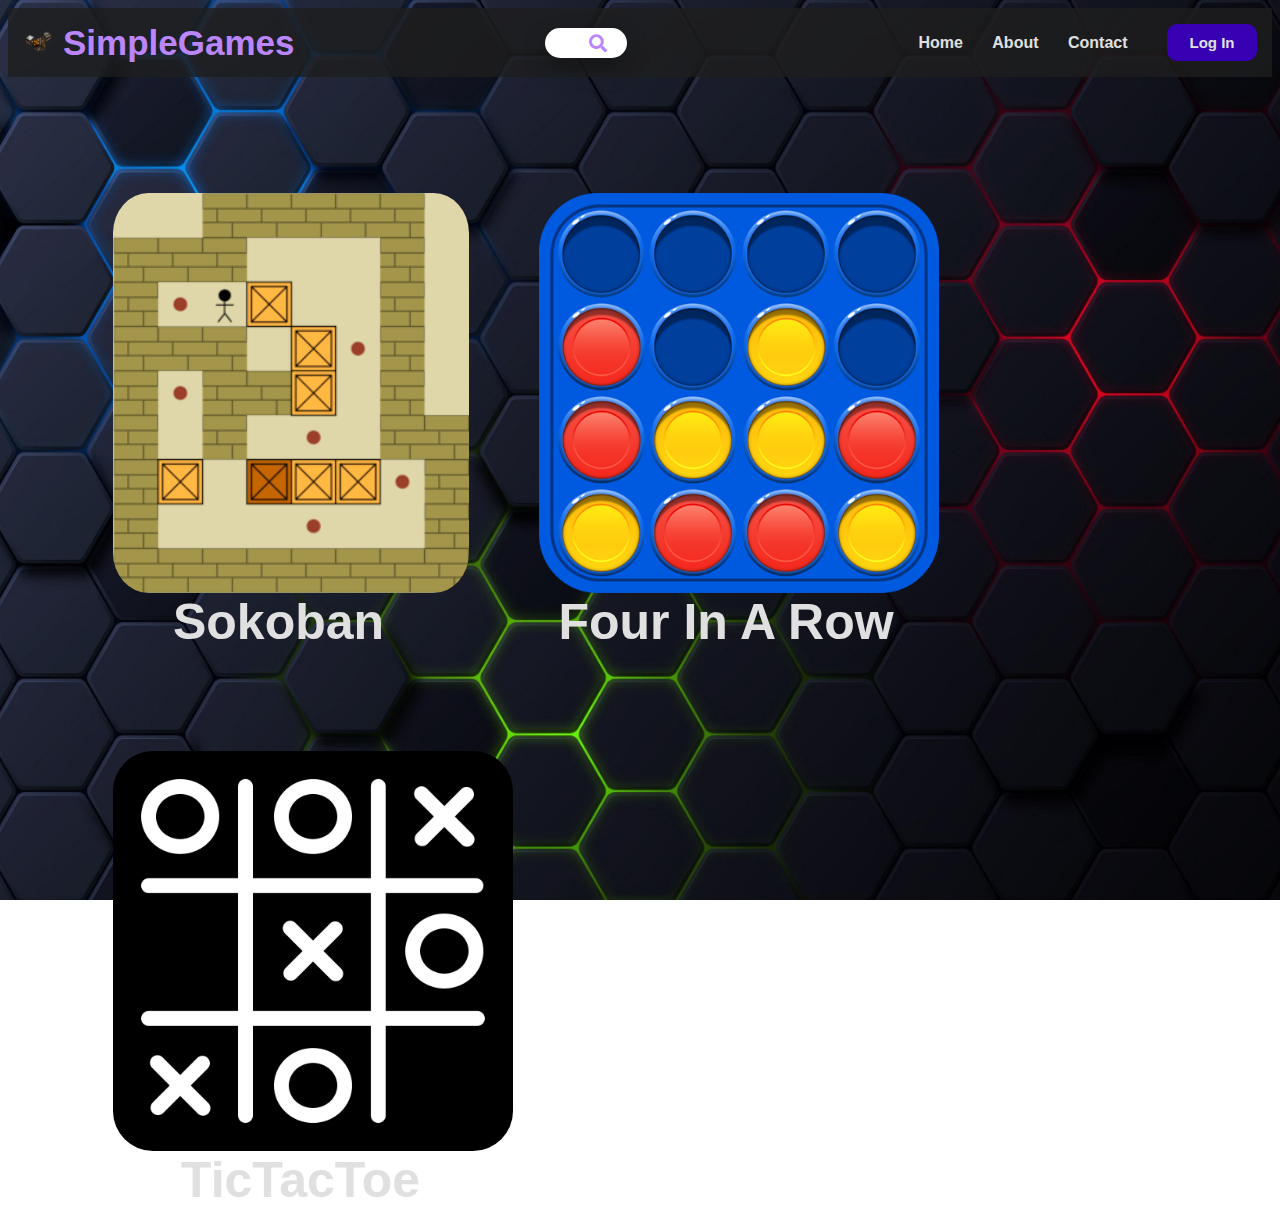
<file: index.html>
<html lang="en">
<head>
    <meta charset="UTF-8">
    <meta name="viewport" content="width=device-width, initial-scale=1.0">
    <title>SimpleGames</title>
    <link rel="stylesheet" href="external.css">
    <link rel="stylesheet" href="https://cdnjs.cloudflare.com/ajax/libs/font-awesome/5.15.4/css/all.min.css">
</head>
<body>
    <nav class="navbar">
        <div class="navdiv">
            <div class="logo"><a href="main.html"><img id="dice_img" src="images/Dice.png">SimpleGames</a> </div>
            <div class="box">
                <input type="text" id="searchBar" placeholder="Search game...">
                <a href="#">
                    <i class="fas fa-search"></i>
                </a>
            </div>
            <ul>
                <li><a href="main.html">Home</a></li>
                <li><a href="About.html">About</a></li>
                <li><a href="Contact.html">Contact</a></li>
                <button><a href="LogIn.html">Log In</a></button>
            </ul>
        </div>
    </nav>
    <div class="allgames">
        <ul id="gameList">
            <li class="icontext"><a href="Sokoban.html"><img src="images/sokoban.png" height="400px"><br>Sokoban</a></li>
            <li class="icontext"><a href="FourInARow.html"><img src="images/fourinarow.png" height="400px"><br>Four In A Row</a></li>
            <li class="icontext"><a href="TicTacToe.html"><img src="images/tictactoe.png" height="400px"><br>TicTacToe</a></li>
        </ul>
    </div>

    <script>
        document.getElementById('searchBar').addEventListener('keyup', function() {
            const searchTerm = this.value.toLowerCase();
            const games = document.querySelectorAll('#gameList li');

            games.forEach(function(game) {
                const gameName = game.textContent.toLowerCase();
                if (gameName.includes(searchTerm)) {
                    game.style.display = 'block';
                } else {
                    game.style.display = 'none';
                }
            });
        });
    </script>
</body>
</html>
</file>
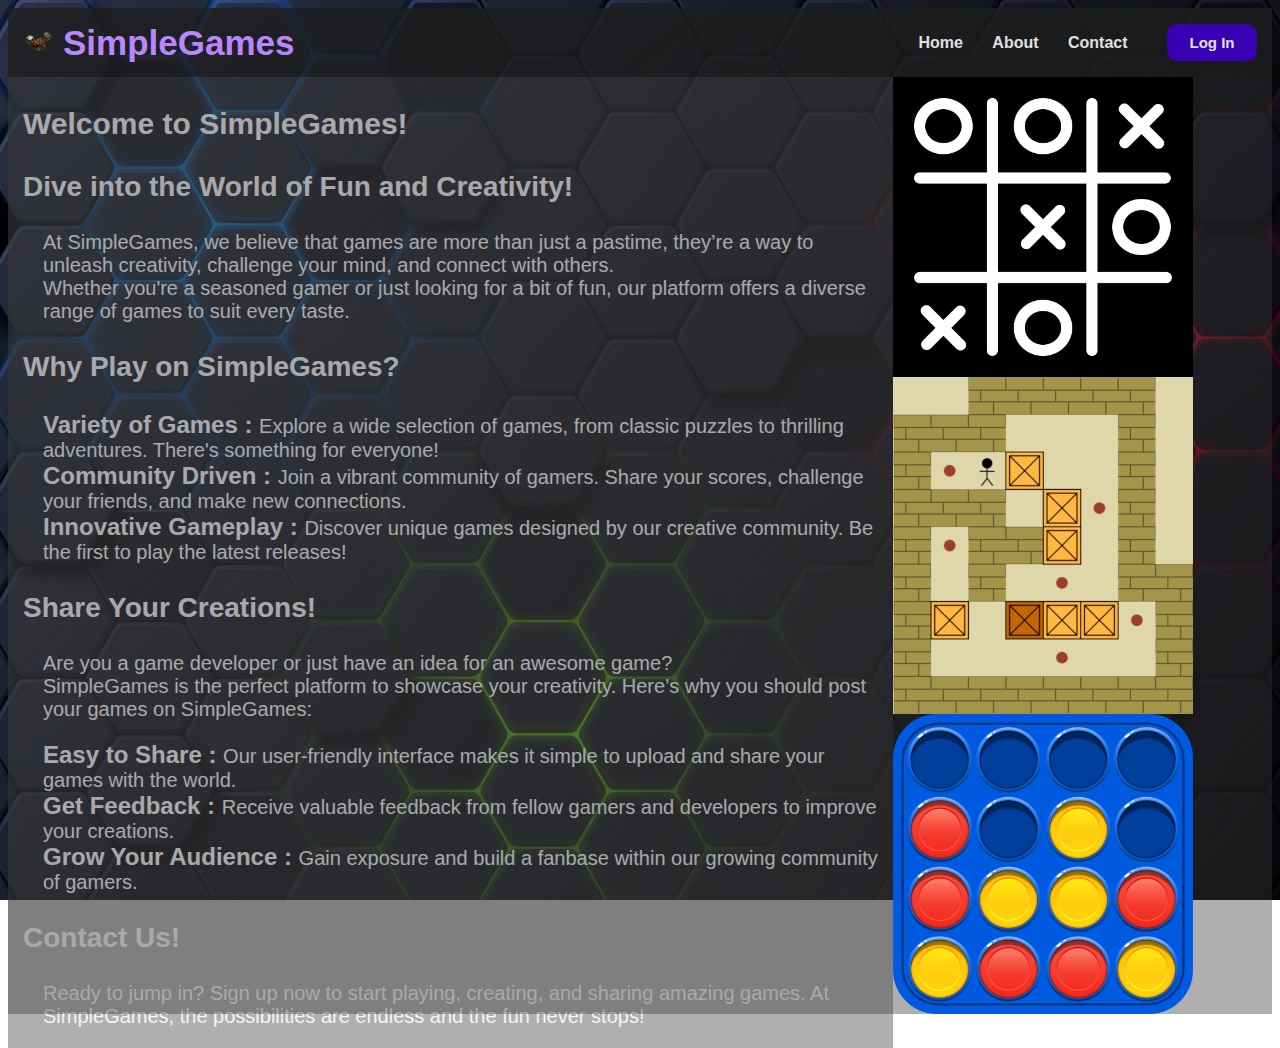
<file: About.html>
<html lang="en">
<head>
    <meta charset="UTF-8">
    <meta name="viewport" content="width=device-width, initial-scale=1.0">
    <title>SimpleGames</title>
    <link rel="stylesheet" href="external.css">
    <link rel="stylesheet" href="https://cdnjs.cloudflare.com/ajax/libs/font-awesome/5.15.4/css/all.min.css">
</head>
<body>
    <nav class="navbar">
		<div class="navdiv">
			<div class="logo"><a href="main.html"><img id="dice_img" src="images/Dice.png">SimpleGames</a> </div>
			<ul>
				<li><a href="main.html">Home</a></li>
				<li><a href="About.html">About</a></li>
				<li><a href="Contact.html">Contact</a></li>
				<button><a href="LogIn.html">Log In</a></button>
			</ul>
		</div>
	</nav>
    <div class="lefttext"><p class="title">Welcome to SimpleGames!</p>
        <p class="head">Dive into the World of Fun and Creativity!</p>
        <p class="content">At SimpleGames, we believe that games are more than just a pastime, they’re a way to unleash creativity, challenge your mind, and connect with others.
        <br>
        Whether you're a seasoned gamer or just looking for a bit of fun, our platform offers a diverse range of games to suit every taste.</p>
        
        <p class="head">Why Play on SimpleGames?</p>
        <p class="content">
        <b>Variety of Games : </b> Explore a wide selection of games, from classic puzzles to thrilling adventures. There's something for everyone!
        <br>
        <b>Community Driven : </b> Join a vibrant community of gamers. Share your scores, challenge your friends, and make new connections.
        <br>
        <b>Innovative Gameplay : </b> Discover unique games designed by our creative community. Be the first to play the latest releases!
        </p>
        <p class="head">Share Your Creations!</p>
        <p class="content">Are you a game developer or just have an idea for an awesome game? 
        <br>
        SimpleGames is the perfect platform to showcase your creativity. Here’s why you should post your games on SimpleGames:</p>
        
        <p class="content">
        <b>Easy to Share : </b> Our user-friendly interface makes it simple to upload and share your games with the world.
        <br>
        <b>Get Feedback : </b> Receive valuable feedback from fellow gamers and developers to improve your creations.
        <br>
        <b>Grow Your Audience : </b> Gain exposure and build a fanbase within our growing community of gamers.</p>
        <p class="head">Contact Us!</p>
        <p class="content">Ready to jump in? Sign up now to start playing, creating, and sharing amazing games. At SimpleGames, the possibilities are endless and the fun never stops!</p>
    </div>
    <div class="rightimage">
        <img src="images/tictactoe.png">
        <br>
        <img src="images/sokoban.png">
        <br>
        <img src="images/fourinarow.png">
        
    </div>
</body>
</html>
</file>
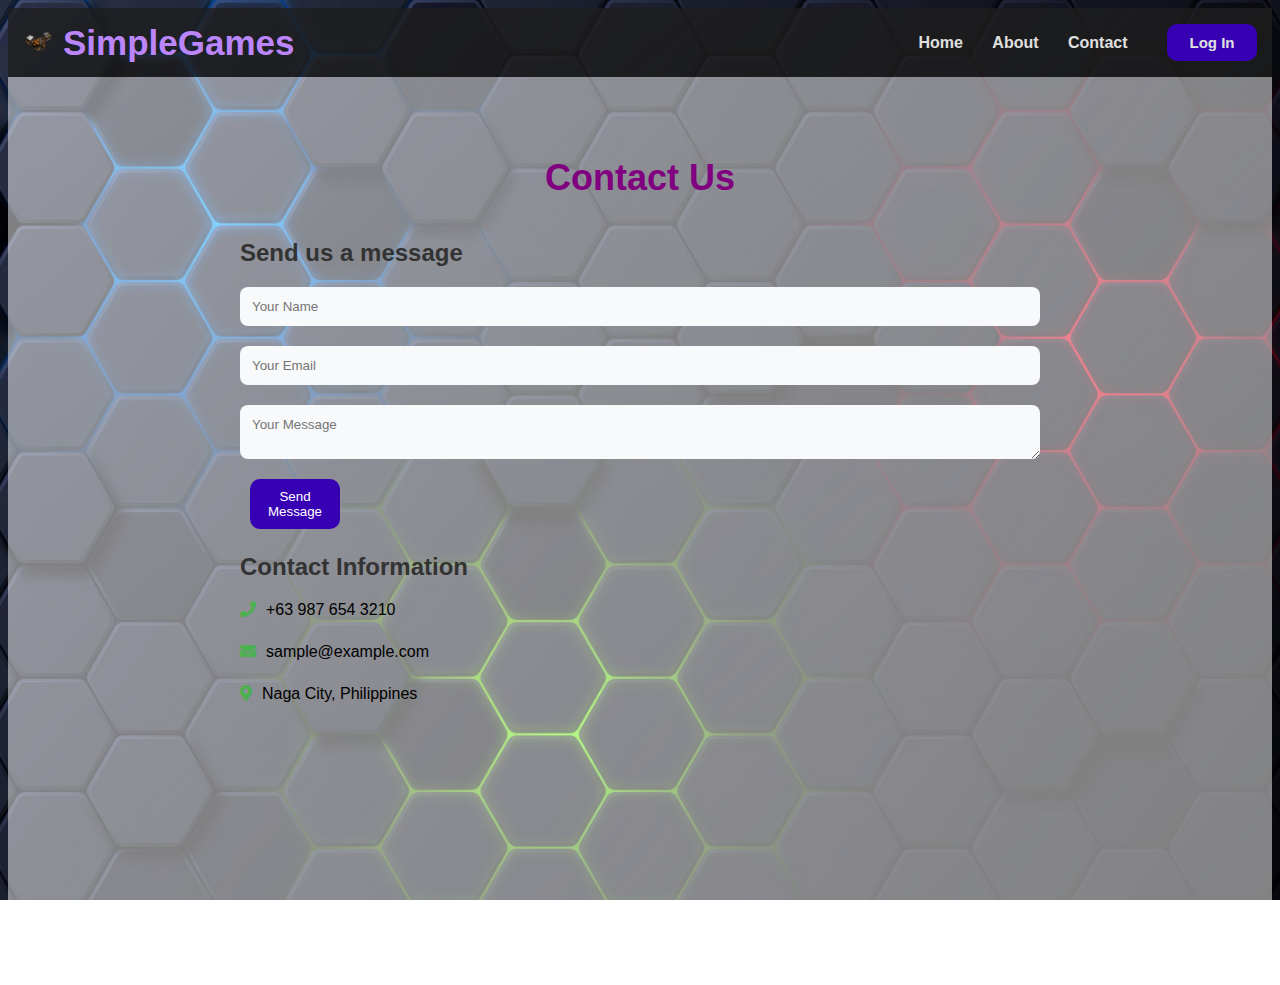
<file: Contact.html>
<html lang="en">
<head>
    <meta charset="UTF-8">
    <meta name="viewport" content="width=device-width, initial-scale=1.0">
    <title>SimpleGames</title>
    <link rel="stylesheet" href="external.css">
    <link rel="stylesheet" href="https://cdnjs.cloudflare.com/ajax/libs/font-awesome/5.15.4/css/all.min.css">
</head>
<body>
    <nav class="navbar">
        <div class="navdiv">
            <div class="logo"><a href="main.html"><img id="dice_img" src="images/Dice.png">SimpleGames</a></div>
            <ul>
                <li><a href="main.html">Home</a></li>
                <li><a href="About.html">About</a></li>
                <li><a href="Contact.html">Contact</a></li>
                <button><a href="LogIn.html">Log In</a></button>
            </ul>
        </div>
    </nav>
    <section class="contact">
        <div class="container">
            <h2>Contact Us</h2>
            <div class="content-wrapper">
                <div class="contact-form">
                    <h3>Send us a message</h3>
                    <form id="contactForm">
                        <div class="form-group">
                            <input type="text" name="name" placeholder="Your Name" required>
                        </div>
                        <div class="form-group">
                            <input type="email" name="email" placeholder="Your Email" required>
                        </div>
                        <div class="form-group">
                            <textarea name="message" placeholder="Your Message" required></textarea>
                        </div>
                        <button type="submit">Send Message</button>
                    </form>
                </div>
                <div class="contact-info">
                    <h3>Contact Information</h3>
                    <p><i class="fas fa-phone"></i>+63 987 654 3210</p>
                    <p><i class="fas fa-envelope"></i>sample@example.com</p>
                    <p><i class="fas fa-map-marker-alt"></i>Naga City, Philippines</p>
                </div>
            </div>
        </div>
    </section>
    <script>
        document.getElementById('contactForm').addEventListener('submit', function(event) {
            event.preventDefault(); 
            alert('Thank you for contacting us!!!');
            window.location.href = 'main.html'; 
        });
    </script>
</body>
</html>
</file>
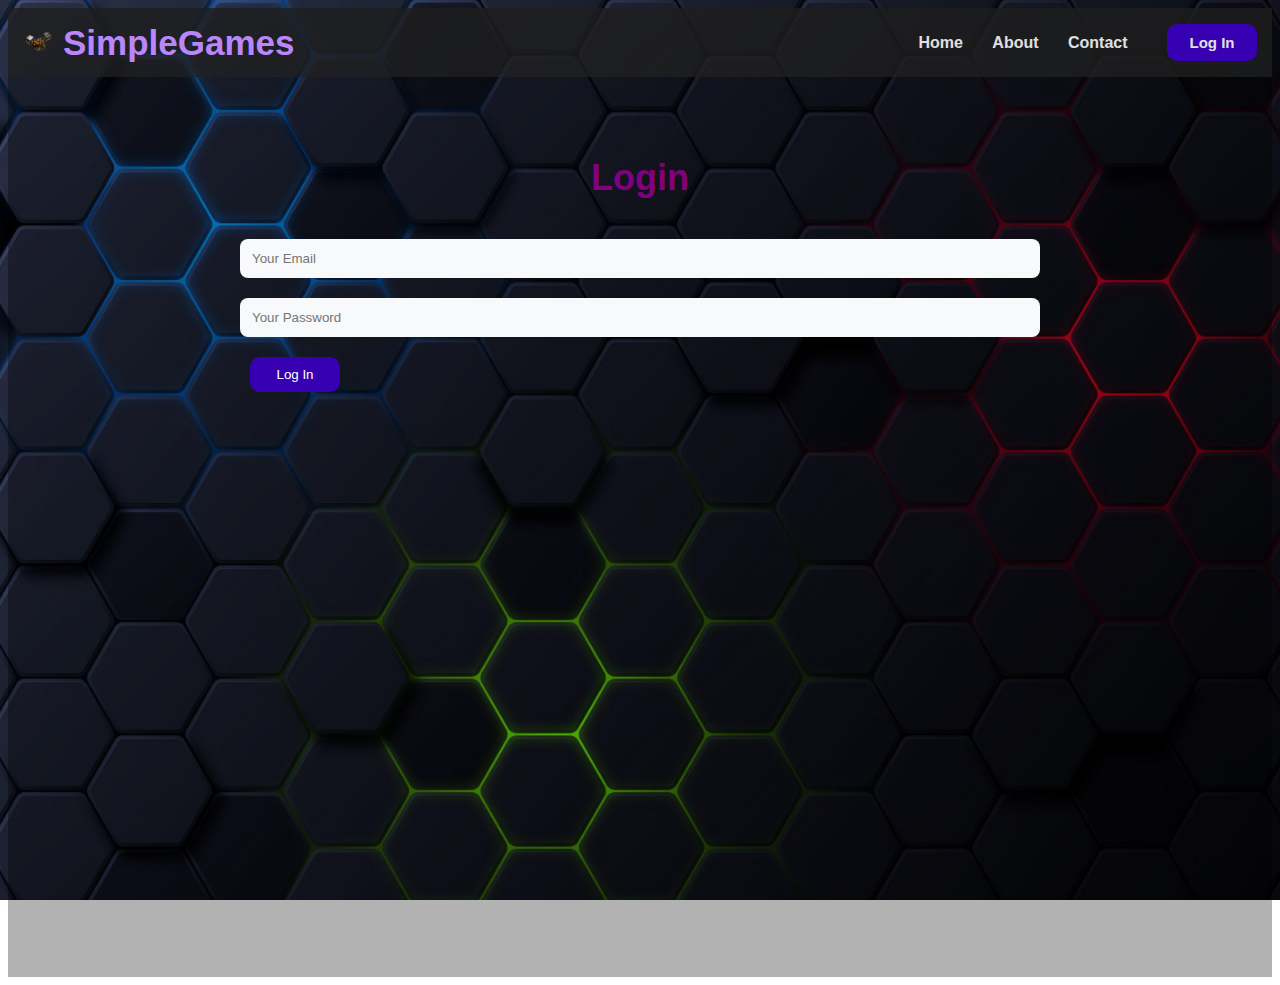
<file: LogIn.html>
<html lang="en">
<head>
    <meta charset="UTF-8">
    <meta name="viewport" content="width=device-width, initial-scale=1.0">
    <title>SimpleGames</title>
    <link rel="stylesheet" href="external.css">
    <link rel="stylesheet" href="https://cdnjs.cloudflare.com/ajax/libs/font-awesome/5.15.4/css/all.min.css">
</head>
<body>
    <nav class="navbar">
        <div class="navdiv">
            <div class="logo"><a href="main.html"><img id="dice_img" src="images/Dice.png">SimpleGames</a></div>
            <ul>
                <li><a href="main.html">Home</a></li>
                <li><a href="About.html">About</a></li>
                <li><a href="Contact.html">Contact</a></li>
                <button><a href="LogIn.html">Log In</a></button>
            </ul>
        </div>
    </nav>
    <section class="login">
        <div class="container">
            <h2>Login</h2>
            <div class="content-wrapper">
                <div class="contact-form">
                    <form id="loginForm">
                        <div class="form-group">
                            <input type="email" name="email" placeholder="Your Email" required>
                        </div>
                        <div class="form-group">
                            <input type="password" name="password" placeholder="Your Password" required>
                        </div>
                        <button type="submit">Log In</button>
                    </form>
                </div>
            </div>
        </div>
    </section>
    <script>
        document.getElementById('loginForm').addEventListener('submit', function(event) {
            event.preventDefault(); 
            alert('Login Successful');
            window.location.href = 'main.html'; 
        });
    </script>
</body>
</html>
</file>
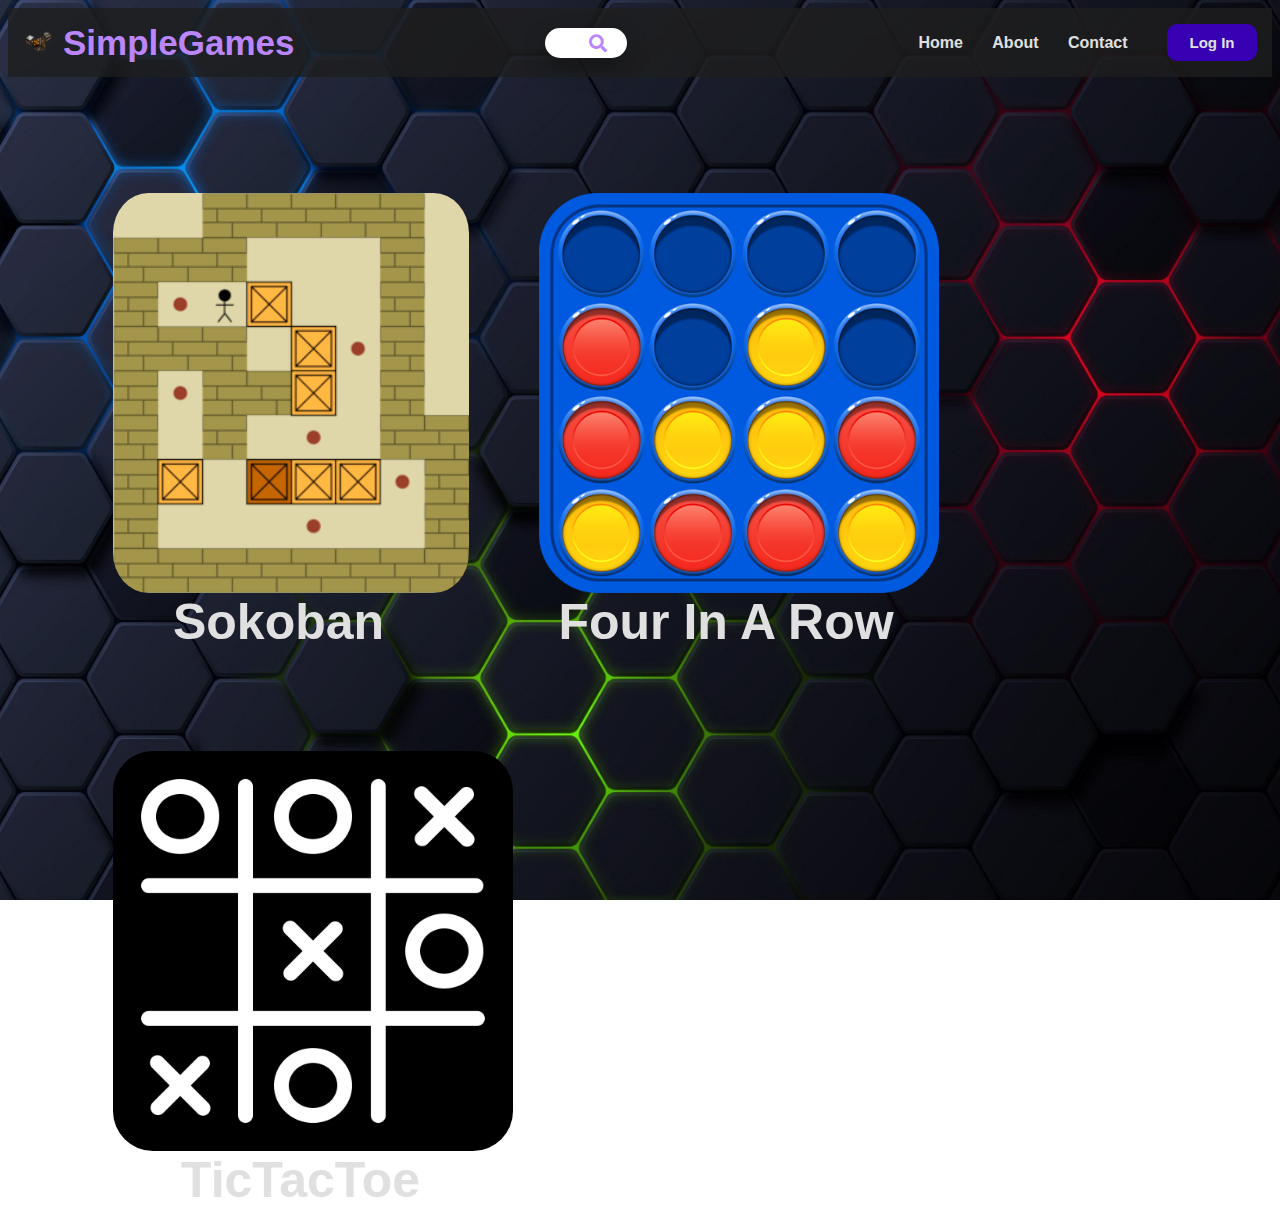
<file: main.html>
<html lang="en">
<head>
    <meta charset="UTF-8">
    <meta name="viewport" content="width=device-width, initial-scale=1.0">
    <title>SimpleGames</title>
    <link rel="stylesheet" href="external.css">
    <link rel="stylesheet" href="https://cdnjs.cloudflare.com/ajax/libs/font-awesome/5.15.4/css/all.min.css">
</head>
<body>
    <nav class="navbar">
        <div class="navdiv">
            <div class="logo"><a href="main.html"><img id="dice_img" src="images/Dice.png">SimpleGames</a> </div>
            <div class="box">
                <input type="text" id="searchBar" placeholder="Search game...">
                <a href="#">
                    <i class="fas fa-search"></i>
                </a>
            </div>
            <ul>
                <li><a href="main.html">Home</a></li>
                <li><a href="About.html">About</a></li>
                <li><a href="Contact.html">Contact</a></li>
                <button><a href="LogIn.html">Log In</a></button>
            </ul>
        </div>
    </nav>
    <div class="allgames">
        <ul id="gameList">
            <li class="icontext"><a href="Sokoban.html"><img src="images/sokoban.png" height="400px"><br>Sokoban</a></li>
            <li class="icontext"><a href="FourInARow.html"><img src="images/fourinarow.png" height="400px"><br>Four In A Row</a></li>
            <li class="icontext"><a href="TicTacToe.html"><img src="images/tictactoe.png" height="400px"><br>TicTacToe</a></li>
        </ul>
    </div>

    <script>
        document.getElementById('searchBar').addEventListener('keyup', function() {
            const searchTerm = this.value.toLowerCase();
            const games = document.querySelectorAll('#gameList li');

            games.forEach(function(game) {
                const gameName = game.textContent.toLowerCase();
                if (gameName.includes(searchTerm)) {
                    game.style.display = 'block';
                } else {
                    game.style.display = 'none';
                }
            });
        });
    </script>
</body>
</html>
</file>
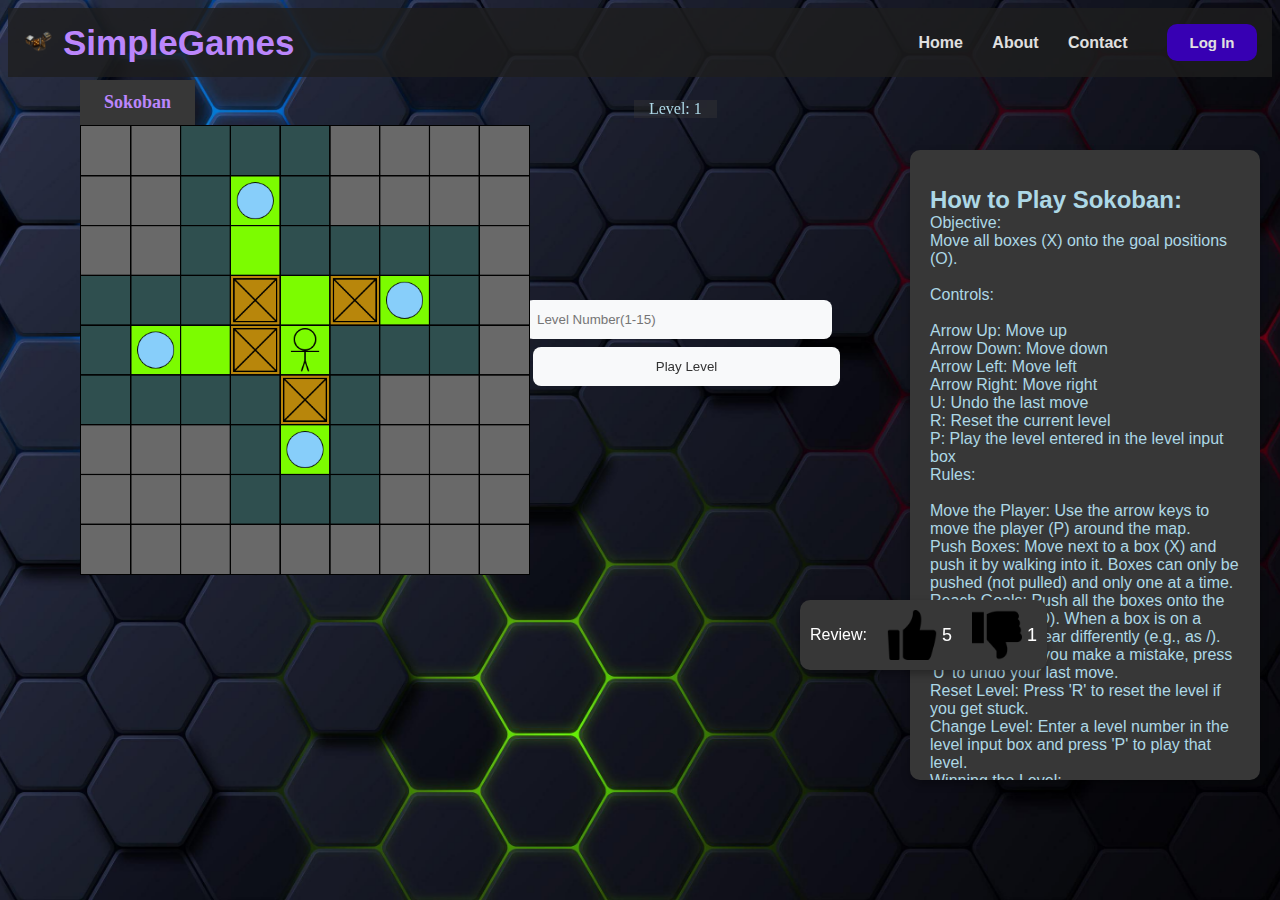
<file: Sokoban.html>
<!DOCTYPE html>
<html lang="en">
<head>
    <meta charset="UTF-8">
    <meta name="viewport" content="width=device-width, initial-scale=1.0">
    <title>SimpleGames</title>
    <script src="js/jquery-min.js"></script>
    <link rel="stylesheet" href="external.css">
    <link rel="stylesheet" href="https://cdnjs.cloudflare.com/ajax/libs/font-awesome/5.15.4/css/all.min.css">
</head>
<body>
    <nav class="navbar">
        <div class="navdiv">
            <div class="logo">
                <a href="main.html"><img id="dice_img" src="images/Dice.png">SimpleGames</a>
            </div>
            <ul>
                <li><a href=main.html">Home</a></li>
                <li><a href="About.html">About</a></li>
                <li><a href="Contact.html">Contact</a></li>
                <button><a href="LogIn.html">Log In</a></button>
            </ul>
        </div>
    </nav>
    <div id="level-display">Level: 1</div>
    <div id="button-container">
        <input type="number" id="level" placeholder="Level Number(1-15)">
        <input type="button" onclick="Play()" id="playlevel" value="Play Level">
    </div>
    <div id="sokobangame">
        <canvas id="myCanvas" width="630" height="630" style="border:1px solid #000000;"></canvas>
    </div>
    <div class="gamename">Sokoban</div>
    <div class="instructions"><pre>
<b>How to Play Sokoban:</b>
Objective:
Move all boxes (X) onto the goal positions (O).

Controls:

Arrow Up: Move up
Arrow Down: Move down
Arrow Left: Move left
Arrow Right: Move right
U: Undo the last move
R: Reset the current level
P: Play the level entered in the level input box
Rules:

Move the Player: Use the arrow keys to move the player (P) around the map.
Push Boxes: Move next to a box (X) and push it by walking into it. Boxes can only be pushed (not pulled) and only one at a time.
Reach Goals: Push all the boxes onto the goal positions (O). When a box is on a goal, it may appear differently (e.g., as /).
Undo Moves: If you make a mistake, press 'U' to undo your last move.
Reset Level: Press 'R' to reset the level if you get stuck.
Change Level: Enter a level number in the level input box and press 'P' to play that level.
Winning the Level:
Once all boxes are on the goals, you win the level, and the game will automatically proceed to the next one. If you complete all levels, the game will restart from level 1 or show a congratulatory message.</pre>
    </div>
    <div class="review">
        Review:
        <div class="like-container">
            <img class="circle-icon" src="images/like.png" id="likeBtn">
            <span id="likeCount">5</span>
        </div>
        <div class="dislike-container">
            <img class="circle-icon" src="images/dislike.png" id="dislikeBtn">
            <span id="dislikeCount">1</span>
        </div>
    </div>
    <script src="js/sokobanscript.js"></script>
    <script>
        var likeCount = 5;
        var dislikeCount = 1;

        document.getElementById('likeBtn').addEventListener('click', function() {
            if (this.classList.toggle('liked')) {
                likeCount++;
                if (document.getElementById('dislikeBtn').classList.contains('disliked')) {
                    dislikeCount--;
                    document.getElementById('dislikeBtn').classList.remove('disliked');
                }
            } else {
                likeCount--;
            }
            document.getElementById('likeCount').textContent = likeCount;
            document.getElementById('dislikeCount').textContent = dislikeCount;
        });

        document.getElementById('dislikeBtn').addEventListener('click', function() {
            if (this.classList.toggle('disliked')) {
                dislikeCount++;
                if (document.getElementById('likeBtn').classList.contains('liked')) {
                    likeCount--;
                    document.getElementById('likeBtn').classList.remove('liked');
                }
            } else {
                dislikeCount--;
            }
            document.getElementById('likeCount').textContent = likeCount;
            document.getElementById('dislikeCount').textContent = dislikeCount;
        });
    </script>
</body>
</html>
</file>
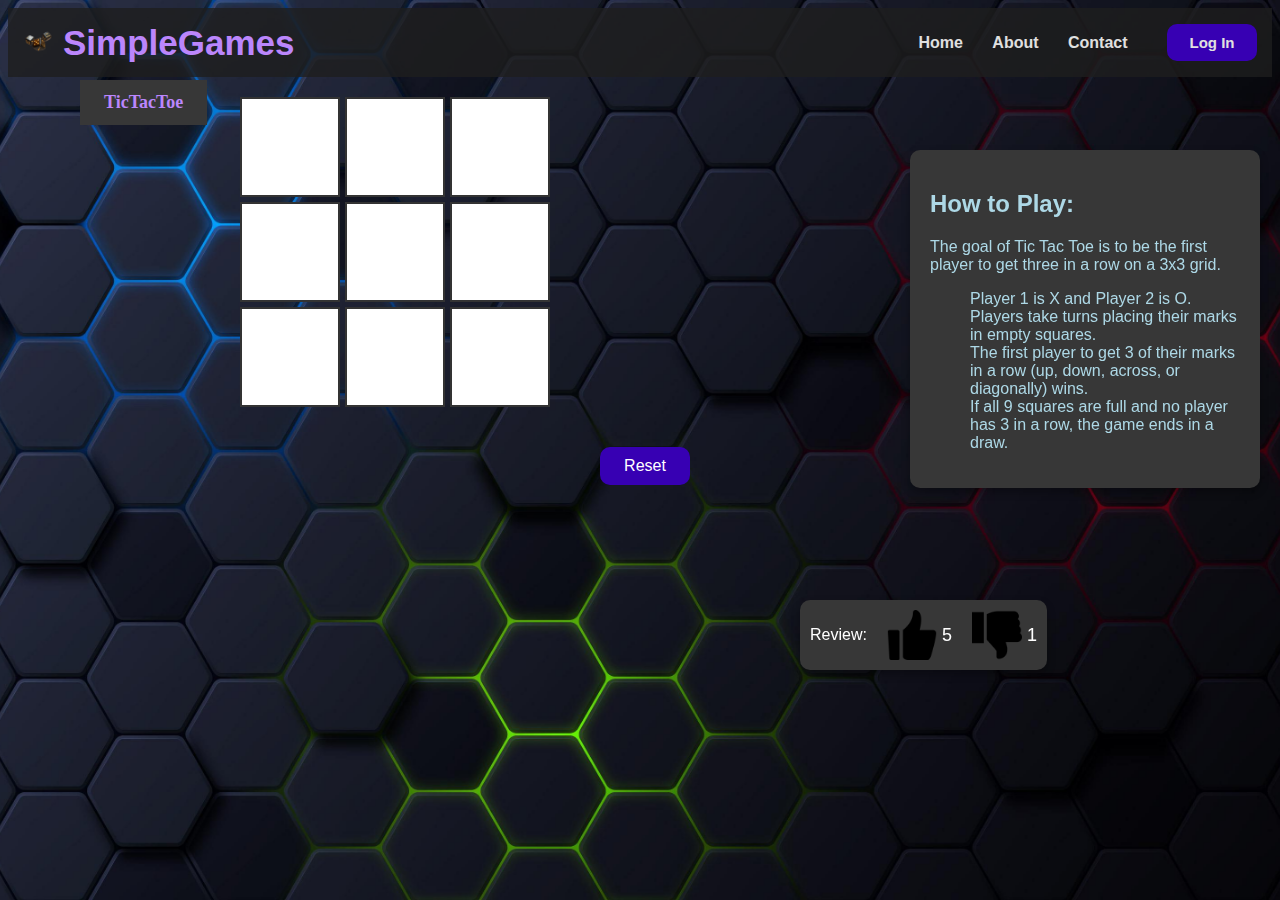
<file: TicTacToe.html>
<!DOCTYPE html>
<html lang="en">
<head>
    <meta charset="UTF-8">
    <meta name="viewport" content="width=device-width, initial-scale=1.0">
    <title>SimpleGames</title>
    <link rel="stylesheet" href="external.css">
    <link rel="stylesheet" href="https://cdnjs.cloudflare.com/ajax/libs/font-awesome/5.15.4/css/all.min.css">
</head>
<body>
    <nav class="navbar">
        <div class="navdiv">
            <div class="logo"><a href="main.html"><img id="dice_img" src="images/Dice.png">SimpleGames</a> </div>
            <ul>
                <li><a href="main.html">Home</a></li>
                <li><a href="About.html">About</a></li>
                <li><a href="Contact.html">Contact</a></li>
                <button><a href="LogIn.html">Log In</a></button>
            </ul>
        </div>
    </nav>
    <div class="container">
        <div id="gameBoard">
            <div class="cell" data-index="0"></div>
            <div class="cell" data-index="1"></div>
            <div class="cell" data-index="2"></div>
            <div class="cell" data-index="3"></div>
            <div class="cell" data-index="4"></div>
            <div class="cell" data-index="5"></div>
            <div class="cell" data-index="6"></div>
            <div class="cell" data-index="7"></div>
            <div class="cell" data-index="8"></div>
        </div>
        <button id="resetButton">Reset</button>
        <p id="message"></p>
    </div>
    <script src="js/tictactoescript.js"></script>
    <div class="gamename">TicTacToe</div>
    <div class="instructions">
        <h2>How to Play:</h2>
        <p>The goal of Tic Tac Toe is to be the first player to get three in a row on a 3x3 grid.</p>
        <ul>
            <li>Player 1 is X and Player 2 is O.</li>
            <br>
            <li>Players take turns placing their marks in empty squares.</li>
            <br>
            <li>The first player to get 3 of their marks in a row (up, down, across, or diagonally) wins.</li>
            <br>
            <li>If all 9 squares are full and no player has 3 in a row, the game ends in a draw.</li>
        </ul>
    </div>
    <div class="review">
        Review:
        <div class="like-container">
            <img class="circle-icon" src="images/like.png" id="likeBtn">
            <span id="likeCount">5</span>
        </div>
        <div class="dislike-container">
            <img class="circle-icon" src="images/dislike.png" id="dislikeBtn">
            <span id="dislikeCount">1</span>
        </div>
    </div>

    <script>
        var likeCount = 5;
        var dislikeCount = 1;

        document.getElementById('likeBtn').addEventListener('click', function() {
            if (this.classList.toggle('liked')) {
                likeCount++;
                if (document.getElementById('dislikeBtn').classList.contains('disliked')) {
                    dislikeCount--;
                    document.getElementById('dislikeBtn').classList.remove('disliked');
                }
            } else {
                likeCount--;
            }
            document.getElementById('likeCount').textContent = likeCount;
            document.getElementById('dislikeCount').textContent = dislikeCount;
        });

        document.getElementById('dislikeBtn').addEventListener('click', function() {
            if (this.classList.toggle('disliked')) {
                dislikeCount++;
                if (document.getElementById('likeBtn').classList.contains('liked')) {
                    likeCount--;
                    document.getElementById('likeBtn').classList.remove('liked');
                }
            } else {
                dislikeCount--;
            }
            document.getElementById('likeCount').textContent = likeCount;
            document.getElementById('dislikeCount').textContent = dislikeCount;
        });
    </script>
</body>
</html>
</file>
<file: external.css>
* {
    text-decoration: none;
    box-sizing: border-box;
    font-family: sans-serif;
}

.contact{
    min-height: 100vh;
    background: rgba(255, 255, 255, 0.5);
    padding: 50px;
    text-align: center;
}

.login{
    min-height: 100vh;
    background: rgba(0, 0, 0, 0.3);
    padding: 50px;
    text-align: center;
}
.container{
    text-align: center;
    max-width:800px;
    margin:0 auto;
}

.container h2{
    font-size: 36px;
    margin-bottom: 40px;
    color: purple;
}

.contact-wrapper{
    display: grid;
    grid-template-columns: repeat(2,1fr);
    grid-gap: 30px;
}
.contact-form{
    text-align: left;
}
.contact-form h3{
    font-size: 24px;
    margin-bottom: 20px;
    color:#333;
}
.form-group{
    margin-bottom: 20px;
}
input, textarea{
    width: 100%;
    padding: 12px;
    border-radius: 8px;
    border: none;
    background-color: #f8f9fa;
    color: #333;
}
input:focus, textarea:focus{
    outline:none;
    box-shadow: 0 0 8px #bbb;
}
button{
    display: inline-block;
    padding: 12px 24px;
    background-color: #4caf50;
    color:#fff;
    border: none;
    cursor: pointer;
    transition: 0.3s ease;
}
button:hover{
    background-color: #45a049;
}
.contact-info{
    text-align: left;
}
.contact-info h3{
    font-size: 24px;
    margin-bottom: 20px;
    color: #333;
}
.contact-info i{
    margin-bottom: 10px;
}
.contact-info i{
    color:#4caf50;
    margin-right: 10px;
}
@media screen and (max-width:700px){
    .container{
        padding: 20px;
    }
    .contact-wrapper{
        grid-template-columns: 1fr;
    }
}


body {
    background-image: url(images/Home_bg.jpg);
    background-repeat: no-repeat;
    background-position: center;
    background-attachment: fixed;
    background-size: cover;
}

#dice_img {
    height: 30px;
    margin-right: 10px;
}

.navbar {
    background: rgba(30, 30, 30, 0.8);
    font-family: "Times New Roman";
    padding-right: 15px;
    padding-left: 15px;
}

.navdiv {
    display: flex;
    align-items: center;
    justify-content: space-between;
}

.logo a {
    font-size: 35px;
    font-weight: 600;
    color: #BB86FC;
}

li {
    list-style: none;
    display: inline-block;
}

li a{
    color: #E0E0E0;
    font-weight: bold;
    margin-right: 25px;
}
li img{
    border-radius: 10%;
}
li.icontext{
    margin-top: 100px;
    margin-left: 65px;
    font-size: 50px;
    text-align: center;
}

button {
    background-color: #3700B3;
    margin-left: 10px;
    border-radius: 10px;
    padding: 10px;
    width: 90px;
}

button a {
    color: #E0E0E0;
    font-weight: bold;
    font-size: 15px;
}

.box {
    height: 30px;
    display: flex;
    align-items: center;
    cursor: pointer;
    padding: 10px 20px;
    background: #fff;
    border-radius: 30px;
    justify-content: center;
    box-shadow: 0 10px 25px rgba(0, 0, 0, 0.3);
    transition: width 0.8s;
}

.box:hover input {
    width: 400px;
}

.box input {
    width: 0;
    outline: none;
    border: none;
    font-weight: 500;
    transition: 0.8s;
    background: transparent;
}

.box a .fas {
    color: #BB86FC;
    font-size: 18px;
}

.lefttext{
    float:left;
    position: relative;
    width: 70%;
    left:0%;
    color: whitesmoke;
    background: rgba(55, 55, 55, 0.4);
    font-family: "Times New Roman";
    padding-right: 15px;
    padding-left: 15px;
}
.rightimage{
    position: relative;
    right:0%;
    color: lightblue;
    background: rgba(55, 55, 55, 0.4);
    font-family: "Times New Roman";
    padding-right: 15px;
    padding-left: 15px;
}
.rightimage img{
    width: 300px;
}

p.title{
    font-size: 30px;
    font-weight: bolder;
}
p.head{
    font-size: 28px;
    font-weight: bold;
}
b{
    font-size: 24px;
}
p.content{
    margin-left: 20px;
    font-size: 20px;
}
#allgames{
    position: relative;
}

#level-display{
    position: fixed;
    top:100px;
    right: 44%;
    color: lightblue;
    background: rgba(55, 55, 55, 0.4);
    font-family: "Times New Roman";
    padding-right: 15px;
    padding-left: 15px;
}
#button-container{
    position: fixed;
    top:300px;
    right:35%;
}
#button-container2 input[type="button"]{
    position: fixed;
    top:300px;
    right:35%;
}
#button-container input[type="button"] {
    margin: 8px;
}
#sokobangame{
    position: fixed;
    top:125px;
    left:80px;
}
#myCanvas {
    width: 450px;
    height: 450px;
}
.gamename{
    position: fixed;
    top:80px;
    left: 80px;
    color: #BB86FC;
    font-size: 18px;
    background: rgba(55, 55, 55, 1);
    font-family: Georgia, 'Times New Roman', Times, serif;
    font-weight: bold;
    display: inline-block;
    padding: 12px 24px;
    border: none;
}
.instructions {
    position: fixed;
    top: 150px; /* Adjust as needed */
    right: 20px; /* Adjust as needed */
    width: 350px; /* Adjust as needed */
    background: rgba(55, 55, 55, 1);
    color: lightblue;
    font-family: "Times New Roman", serif;
    padding: 20px;
    border-radius: 10px;
    box-shadow: 0 4px 8px rgba(0, 0, 0, 0.3);
    text-align: left;
    overflow-y: auto;
    max-height: 70vh; 
}

.instructions pre {
    white-space: pre-wrap; 
    word-wrap: break-word; 
}

.review {
    position: fixed;
    top: 575px;
    left: 80px;
    display: flex;
    gap: 20px;
    align-items: center;
    background: rgba(55, 55, 55, 1);
    padding: 10px;
    border-radius: 10px;
    box-shadow: 0 4px 8px rgba(0, 0, 0, 0.3);
    color:white;
}

.circle-icon {
    width: 50px;
    height: 50px;
    border-radius: 0%;
    cursor: pointer;
    transition: transform 0.2s, box-shadow 0.2s;
}

.circle-icon:hover {
    transform: scale(1.1);
}

.circle-icon:active {
    box-shadow: 0 0 10px rgba(255, 255, 255, 0.5);
}

.circle-icon.liked {
    box-shadow: 0 0 20px rgba(0, 255, 0, 0.7);
}

.circle-icon.disliked {
    box-shadow: 0 0 20px rgba(255, 0, 0, 0.7);
}

#gameBoard {
    display: grid;
    grid-template-columns: repeat(3, 100px);
    grid-template-rows: repeat(3, 100px);
    gap: 5px;
    margin: 20px auto;
}

.cell {
    width: 100px;
    height: 100px;
    background-color: #fff;
    border: 2px solid #333;
    display: flex;
    justify-content: center;
    align-items: center;
    font-size: 2em;
    cursor: pointer;
}

#resetButton {
    margin-top: 20px;
    padding: 10px 20px;
    font-size: 1em;
    cursor: pointer;
}
#resetButton2 {
    position: relative;
    left:600px;
    top: 250px;
    margin-top: 20px;
    padding: 10px 20px;
    font-size: 1em;
    cursor: pointer;
}

#message {
    margin-top: 20px;
    font-size: 1.2em;
}

.review {
    position: fixed;
    top: 600px;
    left: 800px;
    display: flex;
    align-items: center;
    justify-content: center;
    gap: 20px;
    background: rgba(55, 55, 55, 1);
    padding: 10px;
    border-radius: 10px;
    box-shadow: 0 4px 8px rgba(0, 0, 0, 0.3);
    color: white;
}

.like-container, .dislike-container {
    display: flex;
    align-items: center;
    gap: 5px;
}

.circle-icon {
    width: 50px;
    height: 50px;
    cursor: pointer;
    transition: transform 0.2s, box-shadow 0.2s;
}

.circle-icon:hover {
    transform: scale(1.1);
}

.circle-icon:active {
    box-shadow: 0 0 10px rgba(255, 255, 255, 0.5);
}

.circle-icon.liked {
    box-shadow: 0 0 20px rgba(0, 255, 0, 0.7);
}

.circle-icon.disliked {
    box-shadow: 0 0 20px rgba(255, 0, 0, 0.7);
}

#likeCount, #dislikeCount {
    font-size: 18px;
    color: white;
}

#score{
    position: fixed;
    top: 200px;
    left: 800px;
    display: flex;
    gap: 20px;
    align-items: center;
    background: rgba(55, 55, 55, 1);
    padding: 10px;
    border-radius: 10px;
    box-shadow: 0 4px 8px rgba(0, 0, 0, 0.3);
    color:white;
}
</file>
